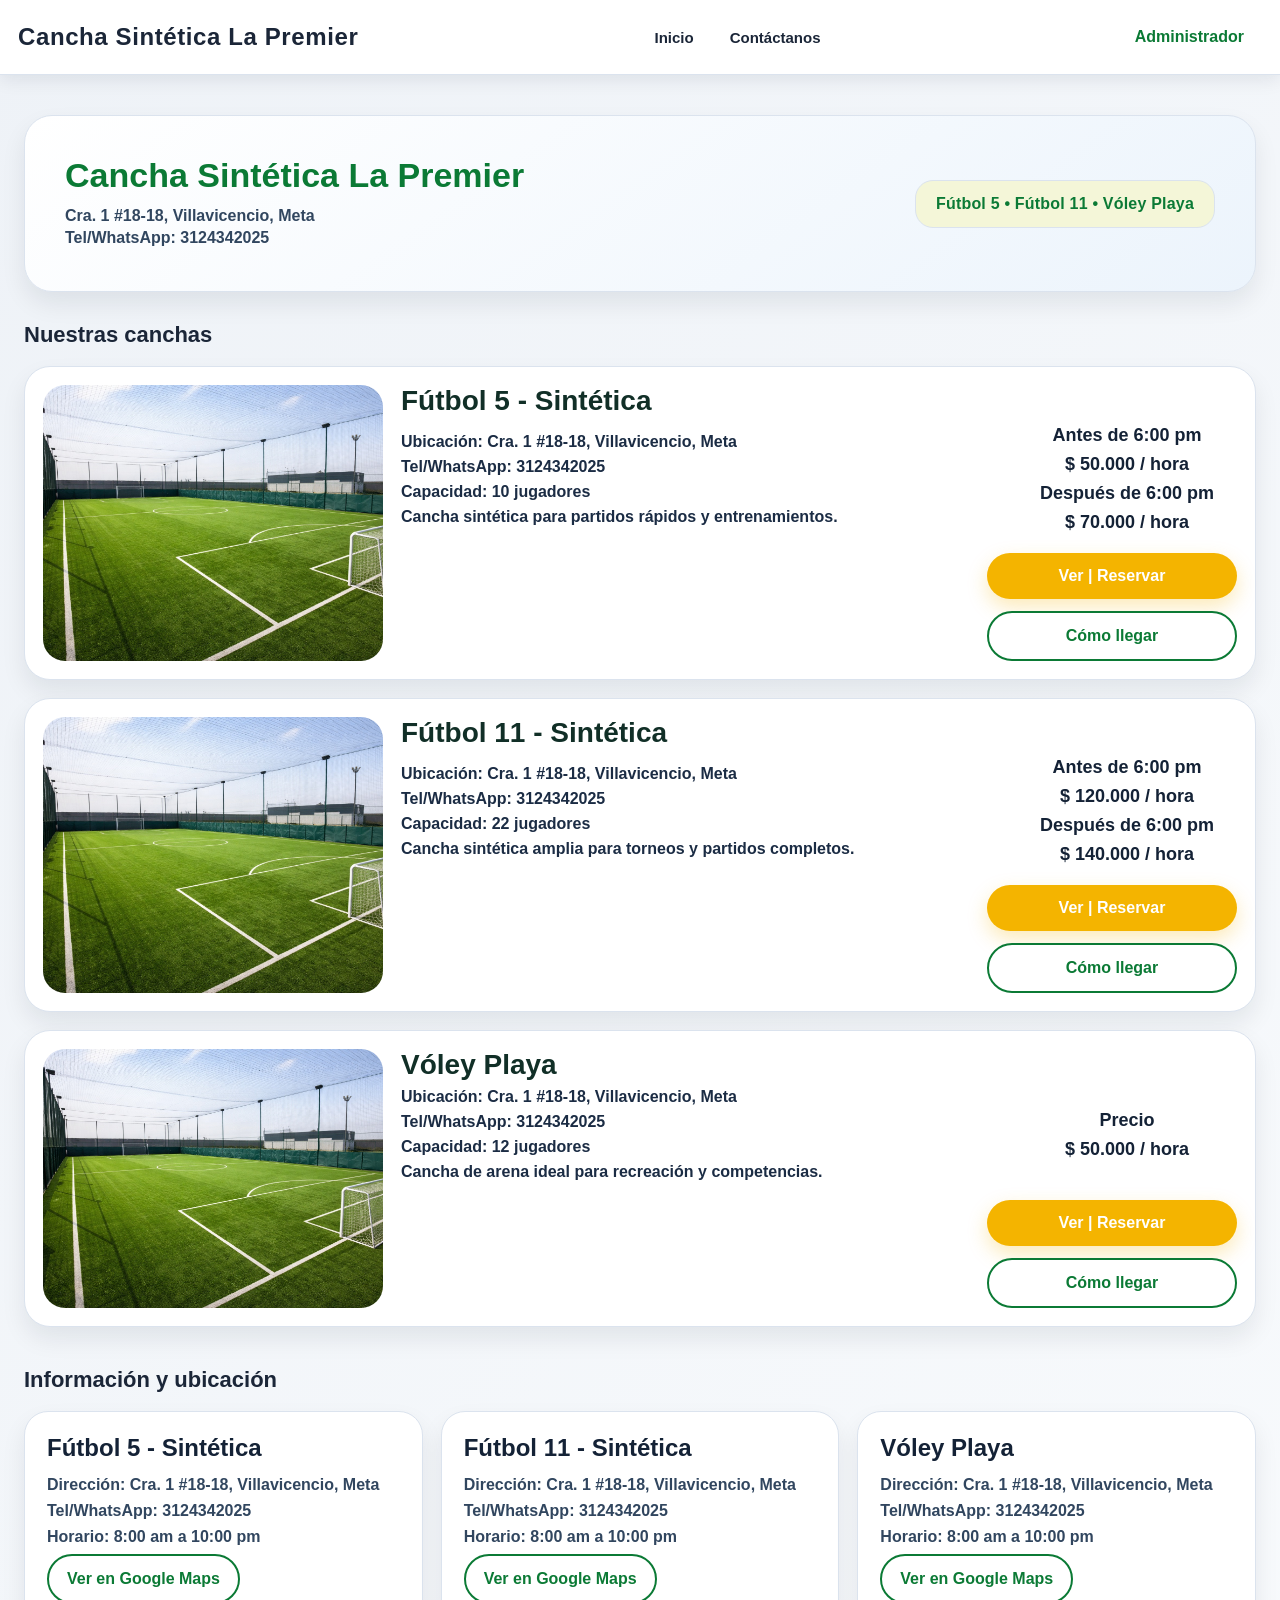
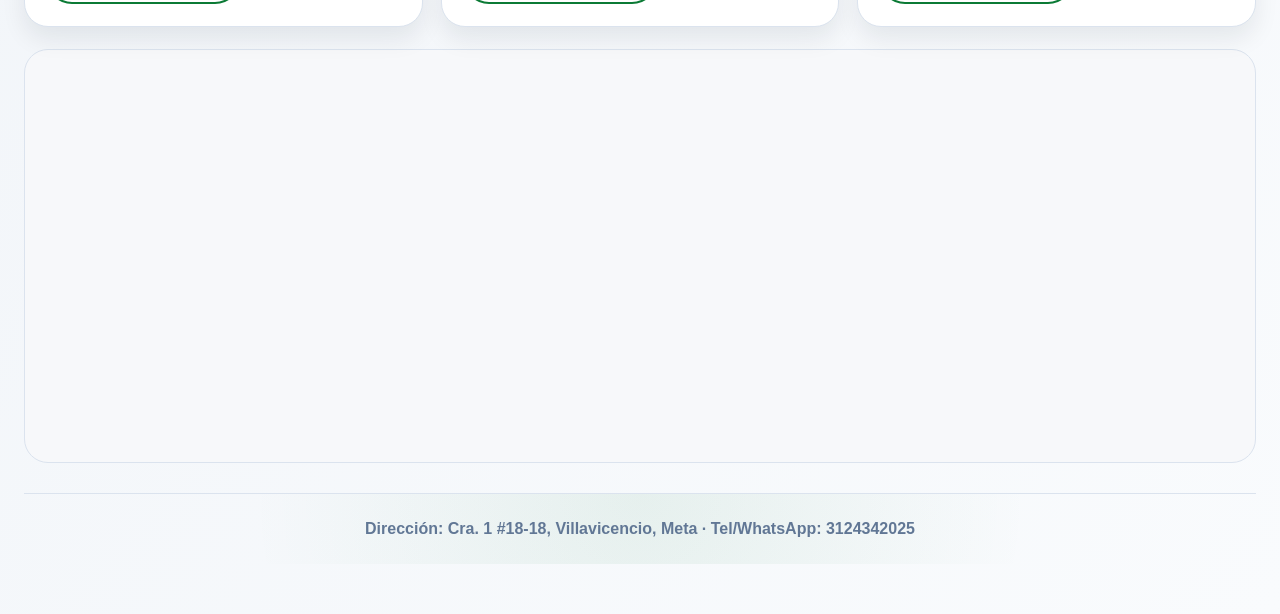
<file: index.html>
<!DOCTYPE html>
<html lang="es">
<head>
  <meta charset="UTF-8" />
  <meta name="viewport" content="width=device-width, initial-scale=1.0" />
  <meta http-equiv="refresh" content="0; url=/canchas_web/index.html" />
  <title>Cancha Sintética La Premier</title>
</head>
<body>
  <p>Redirigiendo a Cancha Sintética La Premier...</p>
  <p>
    <a href="/canchas_web/index.html">Abrir sitio</a>
  </p>
</body>
</html>
</file>
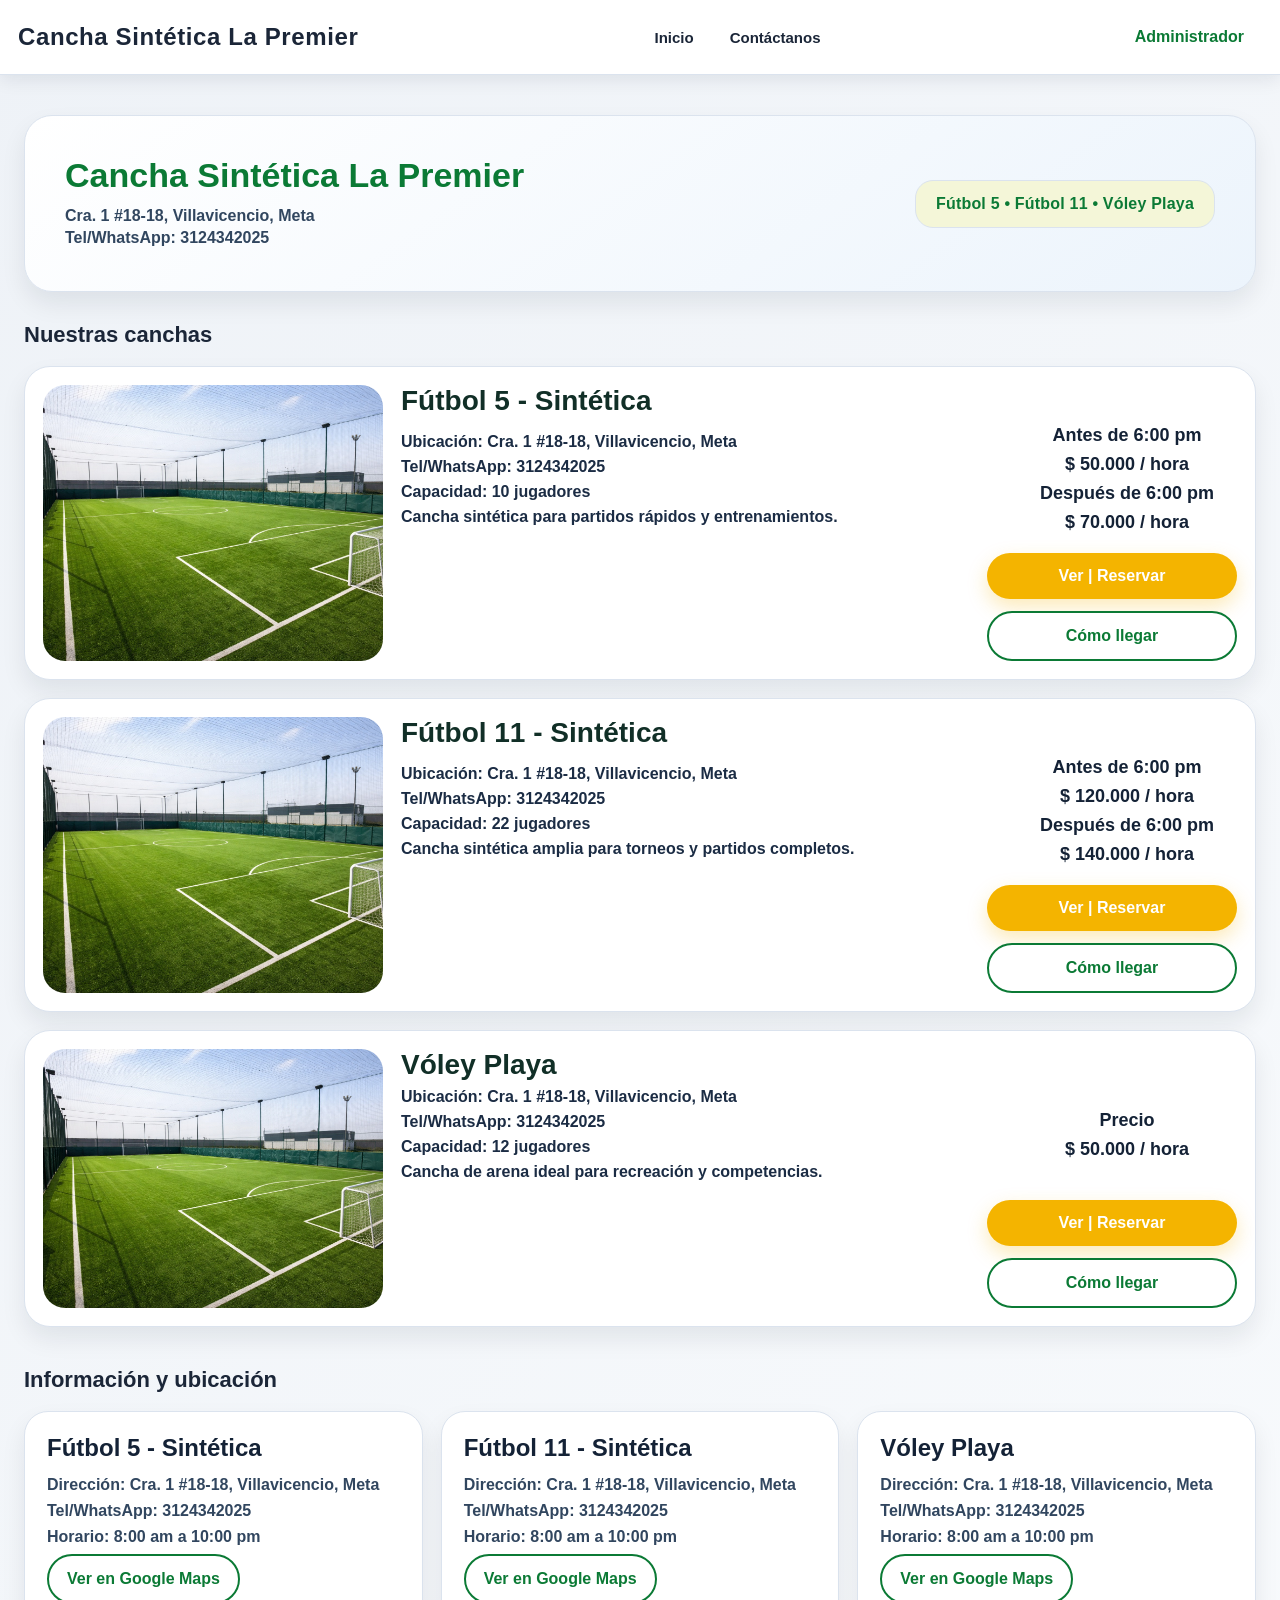
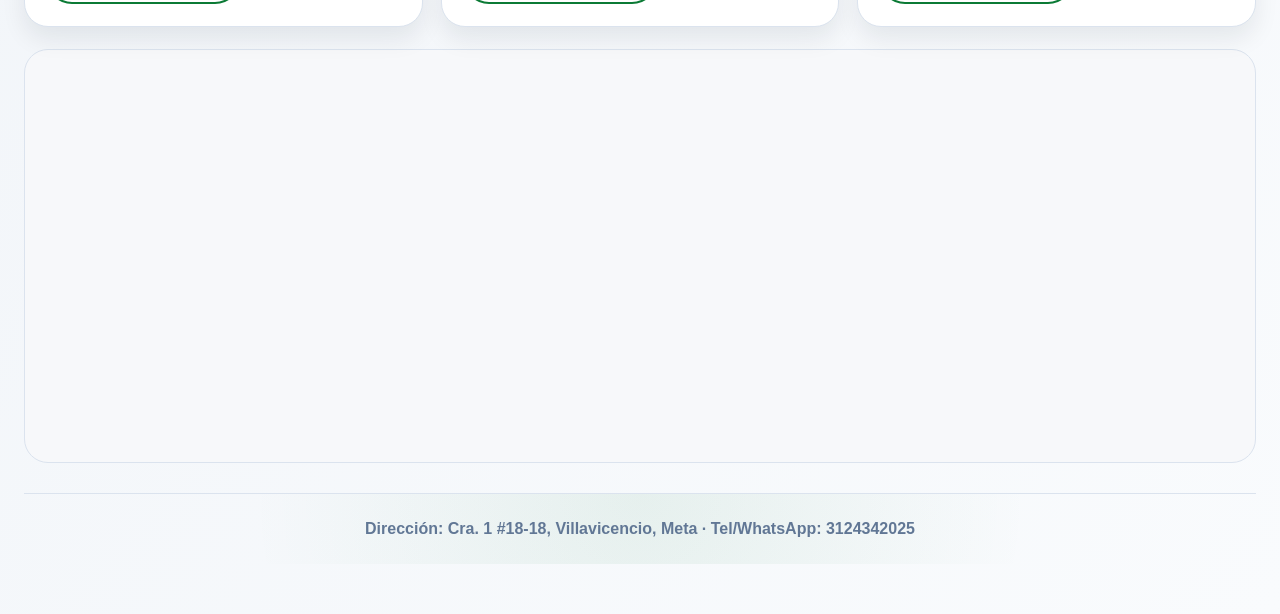
<file: canchas_web/index.html>
<!DOCTYPE html>
<html lang="es">
<head>
  <meta charset="UTF-8" />
  <meta name="viewport" content="width=device-width, initial-scale=1.0" />
  <title>Cancha Sintética La Premier</title>
  <link rel="stylesheet" href="../css/styles.css" />
</head>
<body>
  <header class="navbar">
    <div class="navbar-contenido">
      <div class="logo">Cancha Sintética La Premier</div>

      <nav class="menu" id="menuDesktop">
        <a href="#inicio">Inicio</a>
        <a href="#contacto">Contáctanos</a>
      </nav>

      <button id="btnHamburger" class="hamburger" type="button" aria-label="Abrir menú">☰</button>
      <div class="menu-movil oculto" id="menuMovil">
        <a href="#inicio">Inicio</a>
        <a href="#contacto">Contáctanos</a>
        <a href="/canchas_web/login.html">Administrador</a>
      </div>

      <div class="acciones-usuario">
        <a id="linkLogin" class="btn-nav-secundario" href="/canchas_web/login.html">Administrador</a>
      </div>
    </div>
  </header>

  <main class="contenedor" id="inicio">
    <section class="hero">
      <div class="hero-texto">
        <h1>Cancha Sintética La Premier</h1>
        <p>Cra. 1 #18-18, Villavicencio, Meta</p>
        <p>Tel/WhatsApp: 3124342025</p>
      </div>

      <div class="hero-etiqueta">
        Fútbol 5 • Fútbol 11 • Vóley Playa
      </div>
    </section>

    <section>
      <h2 class="seccion-titulo">Nuestras canchas</h2>

      <div class="grid-canchas" id="canchasGrid">
      </div>
    </section>

    <section class="ubicacion-seccion" id="contacto">
      <h2 class="seccion-titulo">Información y ubicación</h2>

      <div class="ubicacion-grid">
        <article class="ubicacion-card">
          <h3>Fútbol 5 - Sintética</h3>
          <p><strong>Dirección:</strong> Cra. 1 #18-18, Villavicencio, Meta</p>
          <p><strong>Tel/WhatsApp:</strong> 3124342025</p>
          <p><strong>Horario:</strong> 8:00 am a 10:00 pm</p>
          <a
            class="boton-mapa"
            href="https://www.google.com/maps/search/?api=1&query=Cra.+1+%2318-18,+Villavicencio,+Meta"
            target="_blank"
          >
            Ver en Google Maps
          </a>
        </article>

        <article class="ubicacion-card">
          <h3>Fútbol 11 - Sintética</h3>
          <p><strong>Dirección:</strong> Cra. 1 #18-18, Villavicencio, Meta</p>
          <p><strong>Tel/WhatsApp:</strong> 3124342025</p>
          <p><strong>Horario:</strong> 8:00 am a 10:00 pm</p>
          <a
            class="boton-mapa"
            href="https://www.google.com/maps/search/?api=1&query=Cra.+1+%2318-18,+Villavicencio,+Meta"
            target="_blank"
          >
            Ver en Google Maps
          </a>
        </article>

        <article class="ubicacion-card">
          <h3>Vóley Playa</h3>
          <p><strong>Dirección:</strong> Cra. 1 #18-18, Villavicencio, Meta</p>
          <p><strong>Tel/WhatsApp:</strong> 3124342025</p>
          <p><strong>Horario:</strong> 8:00 am a 10:00 pm</p>
          <a
            class="boton-mapa"
            href="https://www.google.com/maps/search/?api=1&query=Cra.+1+%2318-18,+Villavicencio,+Meta"
            target="_blank"
          >
            Ver en Google Maps
          </a>
        </article>
      </div>

      <div class="mapa-contenedor">
        <iframe
          src="https://maps.google.com/maps?q=Cra.%201%20%2318-18,%20Villavicencio,%20Meta&t=&z=16&ie=UTF8&iwloc=&output=embed"
          width="100%"
          height="380"
          style="border:0;"
          allowfullscreen=""
          loading="lazy"
          referrerpolicy="no-referrer-when-downgrade">
        </iframe>
      </div>
    </section>

    <footer class="footer">
      Dirección: Cra. 1 #18-18, Villavicencio, Meta · Tel/WhatsApp: 3124342025
    </footer>
  </main>

  <div id="overlayReserva" class="overlay-reserva oculto">
    <div class="modal-reservas">
      <div class="modal-header">
        <h1>Reservar / Panel</h1>
        <button class="btn-cerrar" onclick="cerrarModalReserva()">✕</button>
      </div>

      <div class="modal-body">
        <div class="reserva-grid">
          <div class="reserva-columna">
            <h2>Elige un horario.</h2>

            <label for="canchaReserva">Cancha</label>
            <select id="canchaReserva">
              <option value="Fútbol 5 - Sintética">Fútbol 5 - Sintética</option>
              <option value="Fútbol 11 - Sintética">Fútbol 11 - Sintética</option>
              <option value="Vóley Playa">Vóley Playa</option>
            </select>

            <label for="fechaReserva">Fecha</label>
            <input type="date" id="fechaReserva" />

            <label for="duracionReserva">Duración</label>
            <select id="duracionReserva">
              <option value="1">1 hora</option>
              <option value="2">2 horas</option>
              <option value="3">3 horas</option>
              <option value="otro">Más de 3 horas...</option>
            </select>

            <div id="campoDuracionExtra" class="campo oculto">
              <label for="otraDuracion">Especifica cuántas horas</label>
              <input type="number" id="otraDuracion" min="4" value="4" />
            </div>

            <label for="reservaNombre">Nombre</label>
            <input type="text" id="reservaNombre" placeholder="Tu nombre" />

            <label for="reservaEmail">Correo electrónico</label>
            <input type="email" id="reservaEmail" placeholder="correo@ejemplo.com" />

            <label for="reservaCelular">Celular</label>
            <input type="tel" id="reservaCelular" placeholder="3121234567" />

            <button
              id="btnConsultarHorarios"
              type="button"
              class="btn-amarillo"
              onclick="mostrarHorariosDisponibles()"
            >
              Consultar horarios
            </button>

            <p id="textoAyudaReserva" class="texto-ayuda">
              Selecciona fecha y consulta.
            </p>

            <div id="contenedorHorarios"></div>
            <div id="mensajeReserva"></div>
          </div>

          <div class="panel-columna oculto" id="panelReservasColumna">
            <h2>Panel</h2>
            <div class="panel-titulo">Mis reservas</div>
            <div id="panelReservas">
              <p><strong>Tus reservas.</strong></p>
              <p>Aún no tienes reservas.</p>
            </div>
          </div>
        </div>
      </div>
    </div>
  </div>

  <script src="./config.js"></script>
  <script src="../js/app.js"></script>
</body>
</html>
</file>
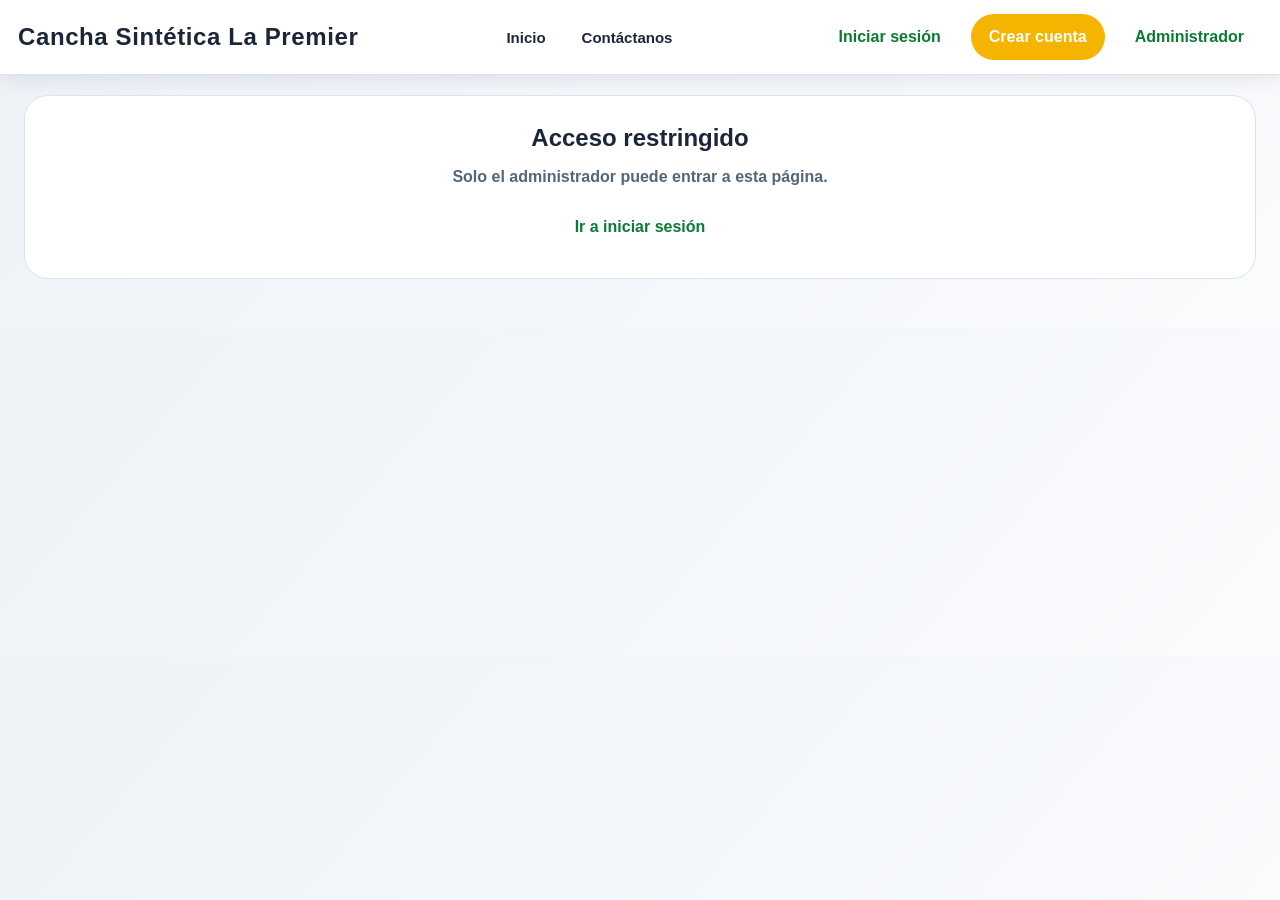
<file: canchas_web/admin.html>
<!DOCTYPE html>
<html lang="es">
<head>
  <meta charset="UTF-8" />
  <meta name="viewport" content="width=device-width, initial-scale=1.0" />
  <title>Administrador - Cancha Sintética La Premier</title>
  <link rel="stylesheet" href="./admin.css" />
</head>
<body>
  <header class="navbar">
    <div class="navbar-contenido">
      <div class="logo">Cancha Sintética La Premier</div>

      <nav class="menu">
        <a href="/canchas_web/index.html">Inicio</a>
        <a href="/canchas_web/index.html#contacto">Contáctanos</a>
      </nav>

      <div class="acciones-usuario">
        <a id="linkLogin" class="btn-nav-secundario" href="/canchas_web/login.html">Iniciar sesión</a>
        <a id="linkRegistro" class="btn-nav-primario" href="/canchas_web/registro.html">Crear cuenta</a>
        <a id="linkAdmin" class="btn-nav-secundario" href="/canchas_web/admin.html">Administrador</a>

        <div id="perfilUsuario" class="perfil-demo oculto">
          <div id="inicialUsuario" class="avatar">U</div>
          <span id="nombreUsuario">Usuario</span>
        </div>

        <button id="btnCerrarSesion" class="btn-nav-cerrar oculto" type="button">
          Cerrar sesión
        </button>
      </div>
    </div>
  </header>

  <main class="contenedor" id="adminPage">
    <section id="accesoDenegado" class="admin-warning oculto">
      <h2>Acceso restringido</h2>
      <p>Solo el administrador puede entrar a esta página.</p>
      <a class="btn-nav-secundario" href="/canchas_web/login.html">Ir a iniciar sesión</a>
    </section>

    <section id="panelAdmin" class="oculto">
      <h1 class="seccion-titulo">Panel de administrador</h1>

      <section class="bloque-admin-canchas">
        <h2>Gestión de canchas</h2>
        <div id="listaCanchasAdmin"></div>
      </section>

      <section class="admin-agregar-cancha">
        <h2 id="tituloFormularioCancha">Agregar cancha</h2>
        <form id="formAgregarCancha">
          <input id="canchaEditandoId" type="hidden" />

          <div class="campo">
            <label for="nuevoTipoCancha">Tipo de cancha</label>
            <select id="nuevoTipoCancha" required>
              <option value="Fútbol 5 - Sintética">Fútbol 5 - Sintética</option>
              <option value="Fútbol 11 - Sintética">Fútbol 11 - Sintética</option>
              <option value="Vóley Playa">Vóley Playa</option>
              <option value="Otro">Otro...</option>
            </select>
          </div>

          <div class="campo oculto" id="campoTipoCanchaOtro">
            <label for="nuevoTipoCanchaOtro">Describe el tipo de cancha</label>
            <input id="nuevoTipoCanchaOtro" type="text" />
          </div>

          <div class="campo">
            <label for="nuevoNombreCancha">Nombre de cancha</label>
            <input id="nuevoNombreCancha" type="text" required />
          </div>

          <div class="campo">
            <label for="nuevaUbicacionCancha">Ubicación</label>
            <input id="nuevaUbicacionCancha" type="text" required />
          </div>

          <div class="campo">
            <label for="nuevaCapacidadCancha">Capacidad</label>
            <input id="nuevaCapacidadCancha" type="number" min="1" required />
          </div>

          <div class="campo">
            <label for="nuevoPrecioAntesCancha">Precio antes 6:00 pm</label>
            <input id="nuevoPrecioAntesCancha" type="number" min="1" required />
          </div>

          <div class="campo">
            <label for="nuevoPrecioDespuesCancha">Precio después 6:00 pm</label>
            <input id="nuevoPrecioDespuesCancha" type="number" min="1" required />
          </div>

          <div class="campo">
            <label for="nuevaImagenCancha">Imagen de la cancha</label>
            <input id="nuevaImagenCancha" type="file" accept="image/*" />
            <small class="texto-ayuda-form">Si no eliges una nueva imagen, se conserva la actual.</small>
          </div>

          <div id="previewImagenCancha" class="preview-imagen-cancha oculto"></div>

          <div class="acciones-form-cancha">
            <button id="btnGuardarCancha" class="btn-form" type="submit">Agregar cancha</button>
            <button id="btnCancelarEdicionCancha" class="btn-form btn-form-secundario oculto" type="button">Cancelar edición</button>
          </div>
        </form>
        <div id="mensajeAgregarCancha" class="mensaje-form"></div>
      </section>

      <section class="admin-listar-canchas">
        <h2>Administrar canchas</h2>
        <div class="tabla-admin-card">
          <table class="tabla-admin">
            <thead>
              <tr>
                <th>ID</th>
                <th>Tipo</th>
                <th>Nombre</th>
                <th>Ubicación</th>
                <th>Capacidad</th>
                <th>Precios</th>
                <th>Acciones</th>
              </tr>
            </thead>
            <tbody id="tablaCanchasAdmin"></tbody>
          </table>
        </div>
      </section>

      <div class="admin-resumen-grid">
        <div class="admin-resumen-card">
          <h3>Total reservas</h3>
          <p id="totalReservasAdmin">0</p>
        </div>

        <div class="admin-resumen-card">
          <h3>Reservadas</h3>
          <p id="totalReservadasAdmin">0</p>
        </div>

        <div class="admin-resumen-card">
          <h3>Confirmadas</h3>
          <p id="totalConfirmadasAdmin">0</p>
        </div>

        <div class="admin-resumen-card">
          <h3>Canceladas</h3>
          <p id="totalCanceladasAdmin">0</p>
        </div>
      </div>

      <div class="admin-herramientas">
        <select id="filtroEstadoAdmin">
          <option value="">Todos los estados</option>
          <option value="Reservada">Reservada</option>
          <option value="Confirmada">Confirmada</option>
          <option value="Cancelada">Cancelada</option>
          <option value="Completada">Completada</option>
        </select>

        <select id="filtroCanchaAdmin">
          <option value="">Todas las canchas</option>
        </select>

        <button id="btnLimpiarReservasAdmin" class="btn-nav-cerrar" type="button">
          Eliminar todas las reservas
        </button>
      </div>

      <div class="tabla-admin-card">
        <table class="tabla-admin">
          <thead>
            <tr>
              <th>Usuario</th>
              <th>Correo</th>
              <th>Cancha</th>
              <th>Fecha</th>
              <th>Horario</th>
              <th>Duración</th>
              <th>Total</th>
              <th>Estado</th>
              <th>Registro</th>
              <th>Acciones</th>
            </tr>
          </thead>
          <tbody id="tablaReservasAdmin"></tbody>
        </table>
      </div>
    </section>
  </main>

  <script src="./config.js"></script>
  <script src="./admin.js"></script>
</body>
</html>
</file>
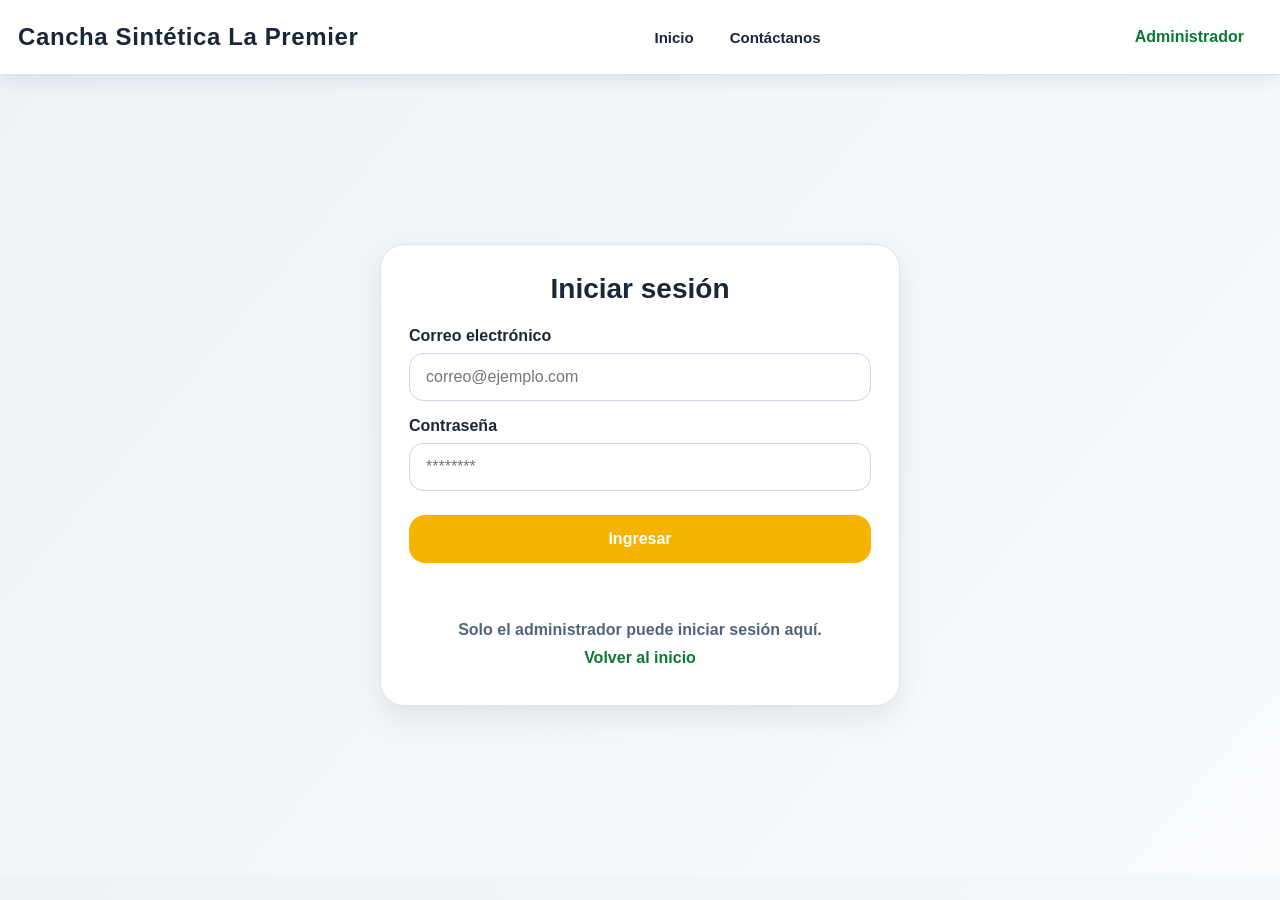
<file: canchas_web/login.html>
<!DOCTYPE html>
<html lang="es">
<head>
  <meta charset="UTF-8" />
  <meta name="viewport" content="width=device-width, initial-scale=1.0" />
  <title>Iniciar sesión - Cancha Sintética La Premier</title>
  <link rel="stylesheet" href="../css/styles.css" />
</head>
<body>
  <header class="navbar">
    <div class="navbar-contenido">
      <div class="logo">Cancha Sintética La Premier</div>

      <nav class="menu">
        <a href="/canchas_web/index.html">Inicio</a>
        <a href="/canchas_web/index.html#contacto">Contáctanos</a>
      </nav>

      <div class="acciones-usuario">
        <a id="linkAdmin" class="btn-nav-secundario" href="/canchas_web/admin.html">Administrador</a>

        <div id="perfilUsuario" class="perfil-demo oculto">
          <div id="inicialUsuario" class="avatar">U</div>
          <span id="nombreUsuario">Usuario</span>
        </div>

        <button id="btnCerrarSesion" class="btn-nav-cerrar oculto" type="button">
          Cerrar sesión
        </button>
      </div>
    </div>
  </header>

  <main class="form-section">
    <div class="form-card">
      <h1>Iniciar sesión</h1>

      <form id="formLogin">
        <div class="campo">
          <label for="loginEmail">Correo electrónico</label>
          <input
            type="email"
            id="loginEmail"
            placeholder="correo@ejemplo.com"
            required
          />
        </div>

        <div class="campo">
          <label for="loginPassword">Contraseña</label>
          <input
            type="password"
            id="loginPassword"
            placeholder="********"
            required
          />
        </div>

        <button class="btn-form" type="submit">Ingresar</button>
      </form>

      <div id="mensajeLogin" class="mensaje-form"></div>

      <div class="form-links">
        <p>Solo el administrador puede iniciar sesión aquí.</p>
        <p><a href="/canchas_web/index.html">Volver al inicio</a></p>
      </div>

    </div>
  </main>

  <script src="./config.js"></script>
  <script src="../js/app.js"></script>
</body>
</html>
</file>
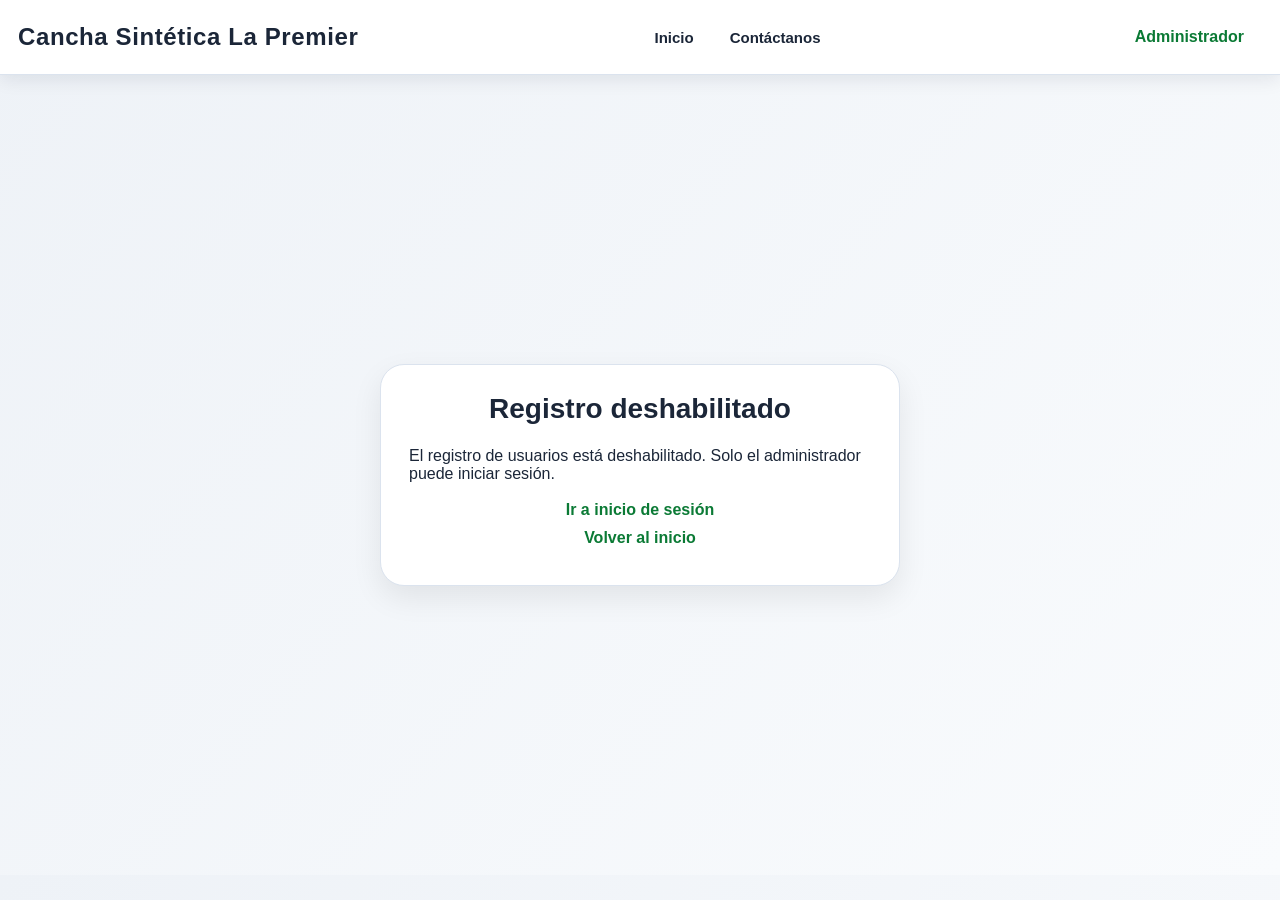
<file: canchas_web/registro.html>
<!DOCTYPE html>
<html lang="es">
<head>
  <meta charset="UTF-8" />
  <meta name="viewport" content="width=device-width, initial-scale=1.0" />
  <title>Crear cuenta - Cancha Sintética La Premier</title>
  <link rel="stylesheet" href="../css/styles.css" />
</head>
<body>
  <header class="navbar">
    <div class="navbar-contenido">
      <div class="logo">Cancha Sintética La Premier</div>

      <nav class="menu">
        <a href="/canchas_web/index.html">Inicio</a>
        <a href="/canchas_web/index.html#contacto">Contáctanos</a>
      </nav>

      <div class="acciones-usuario">
        <a id="linkAdmin" class="btn-nav-secundario" href="/canchas_web/admin.html">Administrador</a>

        <div id="perfilUsuario" class="perfil-demo oculto">
          <div id="inicialUsuario" class="avatar">U</div>
          <span id="nombreUsuario">Usuario</span>
        </div>

        <button id="btnCerrarSesion" class="btn-nav-cerrar oculto" type="button">
          Cerrar sesión
        </button>
      </div>
    </div>
  </header>

  <main class="form-section">
    <div class="form-card">
      <h1>Registro deshabilitado</h1>
      <p>El registro de usuarios está deshabilitado. Solo el administrador puede iniciar sesión.</p>

      <div class="form-links">
        <p><a href="/canchas_web/login.html">Ir a inicio de sesión</a></p>
        <p><a href="/canchas_web/index.html">Volver al inicio</a></p>
      </div>
    </div>
  </main>

  <script src="./config.js"></script>
  <script src="../js/app.js"></script>
</body>
</html>
</file>
<file: css/styles.css>
* {
  box-sizing: border-box;
}

:root {
  --bg: #f6f8fb;
  --surface: #ffffff;
  --surface-2: #f1f5f9;
  --text: #1b2638;
  --muted: #617795;
  --primary: #0b7a35;
  --primary-soft: #daf3de;
  --accent: #f4b400;
  --danger: #d93025;
  --border: #dbe3ee;
  --radius: 20px;
  --shadow: 0 12px 25px rgba(14, 25, 44, 0.08);
}

html {
  scroll-behavior: smooth;
}

body {
  margin: 0;
  font-family: 'Inter', 'Segoe UI', Roboto, Arial, sans-serif;
  background: linear-gradient(130deg, #eef2f7 0%, #f9fbfd 100%);
  color: var(--text);
}

a {
  text-decoration: none;
  color: inherit;
}

.oculto {
  display: none !important;
}

/* NAVBAR */
.navbar {
  background: rgba(255, 255, 255, 0.96);
  border-bottom: 1px solid var(--border);
  position: sticky;
  top: 0;
  z-index: 1000;
  backdrop-filter: blur(7px);
  box-shadow: 0 4px 18px rgba(14, 25, 44, 0.09);
}

.navbar-contenido {
  max-width: 1300px;
  margin: 0 auto;
  padding: 14px 18px;
  display: flex;
  justify-content: space-between;
  align-items: center;
  gap: 16px;
  flex-wrap: wrap;
}

.logo {
  font-size: 24px;
  font-weight: 900;
  color: var(--text);
  letter-spacing: 0.6px;
}

.menu {
  display: flex;
  gap: 20px;
  align-items: center;
  flex-wrap: wrap;
}

.menu a {
  color: var(--text);
  font-weight: 700;
  font-size: 15px;
  padding: 6px 8px;
  border-radius: 12px;
  transition: all 180ms ease-in-out;
}

.menu a:hover {
  background: var(--primary-soft);
  color: var(--primary);
}

.hamburger {
  display: none;
  width: 39px;
  height: 39px;
  border: none;
  border-radius: 10px;
  background: var(--surface);
  font-size: 22px;
  cursor: pointer;
  box-shadow: 0 3px 10px rgba(0, 0, 0, 0.13);
}

.menu-movil {
  position: absolute;
  top: 72px;
  right: 16px;
  width: 220px;
  background: var(--surface);
  border: 1px solid var(--border);
  border-radius: 12px;
  box-shadow: 0 16px 32px rgba(0, 0, 0, 0.17);
  display: flex;
  flex-direction: column;
  gap: 8px;
  padding: 10px;
  z-index: 1100;
}

.menu-movil a {
  color: var(--text);
  padding: 8px 10px;
  border-radius: 10px;
  font-weight: 700;
}

.menu-movil a:hover {
  background: var(--primary-soft);
  color: var(--primary);
}

.acciones-usuario {
  display: flex;
  align-items: center;
  gap: 12px;
  flex-wrap: wrap;
}

.btn-nav-primario,
.btn-nav-secundario {
  border-radius: 999px;
  padding: 10px 16px;
  font-weight: 800;
  font-size: 14px;
  display: inline-flex;
  align-items: center;
  justify-content: center;
  transition: transform 180ms ease, box-shadow 180ms ease;
}

.btn-nav-primario {
  background: var(--accent);
  color: white;
}

.btn-nav-primario:hover {
  transform: translateY(-2px);
  box-shadow: 0 12px 20px rgba(244, 180, 0, 0.2);
}

.btn-nav-secundario {
  background: white;
  color: var(--primary);
  border: 1px solid var(--primary);
}

.btn-nav-secundario:hover {
  transform: translateY(-2px);
  box-shadow: 0 8px 16px rgba(11, 122, 53, 0.2);
}

.btn-nav-cerrar {
  border: none;
  background: #d93025;
  color: white;
  border-radius: 14px;
  padding: 12px 18px;
  font-weight: 800;
  font-size: 15px;
  cursor: pointer;
}

.perfil-demo {
  display: flex;
  align-items: center;
  gap: 12px;
  background: #f7f8fa;
  border: 1px solid #dbe3ee;
  border-radius: 16px;
  padding: 10px 18px;
  font-weight: 700;
}

.avatar {
  width: 28px;
  height: 28px;
  border-radius: 8px;
  background: #d9efe0;
  color: #0b7a35;
  display: flex;
  align-items: center;
  justify-content: center;
  font-weight: 800;
}

/* INDEX */
.contenedor {
  max-width: 1300px;
  margin: 0 auto;
  padding: 20px 24px 50px;
}

h2,
h3,
h4 {
  color: var(--text);
}

.hero {
  background: linear-gradient(145deg, #ffffff 0%, #ecf4fc 100%);
  border: 1px solid var(--border);
  border-radius: 28px;
  padding: 40px;
  margin-top: 20px;
  margin-bottom: 30px;
  display: flex;
  justify-content: space-between;
  align-items: center;
  gap: 20px;
  flex-wrap: wrap;
  box-shadow: var(--shadow);
}

.hero h1 {
  margin: 0 0 12px 0;
  font-size: 34px;
  font-weight: 900;
  color: var(--primary);
}

.hero p {
  margin: 4px 0;
  font-size: 16px;
  font-weight: 700;
  color: var(--muted);
}

.hero-etiqueta {
  background: var(--primary-soft);
  color: var(--primary);
  border: 1px solid rgba(11, 122, 53, 0.16);
  border-radius: 18px;
  padding: 16px 22px;
  font-weight: 800;
  font-size: 17px;
  text-align: center;
  letter-spacing: 0.2px;
}

.hero p {
  margin: 4px 0;
  font-size: 16px;
  font-weight: 700;
  color: #31465f;
}

.hero-etiqueta {
  background: #f4f6d8;
  color: #0b7a35;
  border: 1px solid #dbe3ee;
  border-radius: 18px;
  padding: 14px 20px;
  font-weight: 800;
  font-size: 16px;
  text-align: center;
}

.seccion-titulo {
  font-size: 22px;
  font-weight: 800;
  margin: 22px 0 18px 0;
}

.grid-canchas {
  display: grid;
  grid-template-columns: 1fr;
  gap: 18px;
}

.cancha-card {
  background: var(--surface);
  border: 1px solid var(--border);
  border-radius: 26px;
  padding: 18px;
  display: grid;
  grid-template-columns: 340px 1fr;
  gap: 18px;
  align-items: stretch;
  box-shadow: var(--shadow);
  transition: transform 180ms ease, box-shadow 180ms ease;
}

.cancha-card:hover {
  transform: translateY(-3px);
  box-shadow: 0 18px 30px rgba(11, 122, 53, 0.15);
}

.cancha-imagen {
  background: linear-gradient(135deg, #e6ecf4, #d0dcf0);
  border-radius: 22px;
  min-height: 220px;
  width: 100%;
  display: flex;
  align-items: center;
  justify-content: center;
  color: #344a66;
  font-weight: 800;
  text-align: center;
  padding: 20px;
}

.cancha-info {
  display: flex;
  flex-direction: column;
  justify-content: space-between;
  gap: 12px;
}

.cancha-info h3 {
  margin: 0;
  font-size: 28px;
  font-weight: 900;
  color: #112f27;
}

.cancha-meta {
  display: grid;
  grid-template-columns: 1fr 220px;
  gap: 16px;
  align-items: end;
}

.cancha-texto p {
  margin: 7px 0;
  font-size: 16px;
  color: #1b2c44;
  font-weight: 700;
}

.precios p {
  margin: 8px 0;
  font-size: 18px;
  font-weight: 800;
  color: #142236;
  text-align: center;
}

.cancha-meta {
  display: grid;
  grid-template-columns: 1fr 220px;
  gap: 16px;
  align-items: center;
}

.botones-cancha {
  display: flex;
  flex-direction: column;
  gap: 12px;
  align-items: stretch;
  width: 250px;
  margin-left: auto;
}

.boton-amarillo,
.boton-verde,
.boton-mapa,
.btn-amarillo,
.btn-horario,
.btn-cancelar,
.btn-form,
.btn-nav-primario,
.btn-nav-secundario {
  border: none;
  border-radius: 999px;
  padding: 14px 18px;
  font-size: 16px;
  font-weight: 800;
  cursor: pointer;
  text-align: center;
  display: inline-block;
  transition: transform 180ms ease, box-shadow 180ms ease, filter 180ms ease;
}

.boton-amarillo,
.btn-amarillo {
  background: var(--accent);
  color: white;
  box-shadow: 0 8px 20px rgba(244, 180, 0, 0.28);
}

.boton-verde,
.boton-mapa {
  background: var(--surface);
  color: var(--primary);
  border: 2px solid var(--primary);
}

.boton-amarillo:hover,
.btn-amarillo:hover,
.boton-verde:hover,
.boton-mapa:hover,
.btn-horario:hover,
.btn-cancelar:hover,
.btn-nav-primario:hover,
.btn-nav-secundario:hover,
.btn-form:hover {
  transform: translateY(-1px);
  filter: brightness(1.03);
}

.ubicacion-seccion {
  margin-top: 40px;
}

.ubicacion-grid {
  display: grid;
  grid-template-columns: repeat(auto-fit, minmax(280px, 1fr));
  gap: 18px;
  margin-top: 18px;
  margin-bottom: 22px;
}

.ubicacion-card {
  background: var(--surface);
  border: 1px solid var(--border);
  border-radius: 24px;
  padding: 22px;
  box-shadow: var(--shadow);
  transition: transform 180ms ease, box-shadow 180ms ease;
}

.ubicacion-card:hover {
  transform: translateY(-2px);
  box-shadow: 0 16px 30px rgba(14, 25, 44, 0.09);
}

.ubicacion-card h3 {
  margin-top: 0;
  margin-bottom: 14px;
  font-size: 24px;
  font-weight: 800;
  color: #142236;
}

.ubicacion-card p {
  margin: 8px 0;
  font-size: 16px;
  color: #31465f;
  font-weight: 700;
}

.mapa-contenedor {
  background: #f7f8fa;
  border: 1px solid #dbe3ee;
  border-radius: 24px;
  padding: 14px;
  overflow: hidden;
}

.footer {
  margin-top: 30px;
  padding: 26px;
  text-align: center;
  color: var(--muted);
  font-weight: 700;
  border-top: 1px solid var(--border);
  background: radial-gradient(circle at top, rgba(11,122,53,0.07) 0%, transparent 63%);
}

/* MODAL RESERVA */
.overlay-reserva {
  position: fixed;
  inset: 0;
  background: rgba(0, 0, 0, 0.45);
  display: flex;
  align-items: center;
  justify-content: center;
  padding: 20px;
  z-index: 9999;
}

.modal-reservas {
  width: 100%;
  max-width: 1200px;
  max-height: 92vh;
  overflow-y: auto;
  background: #f9fafb;
  border-radius: 24px;
  border: 1px solid #dbe3ee;
  box-shadow: 0 20px 40px rgba(0, 0, 0, 0.15);
}

.modal-header {
  display: flex;
  justify-content: space-between;
  align-items: center;
  padding: 18px 22px;
  background: #f3f4f6;
  border-bottom: 1px solid #dbe3ee;
}

.modal-header h1 {
  margin: 0;
  font-size: 20px;
  color: #0b7a35;
  font-weight: 800;
}

.btn-cerrar {
  width: 44px;
  height: 44px;
  border-radius: 14px;
  border: 1px solid #d1d9e6;
  background: white;
  font-size: 22px;
  cursor: pointer;
}

.modal-body {
  padding: 20px;
}

.reserva-grid {
  display: grid;
  grid-template-columns: 1fr;
  gap: 18px;
}

.reserva-columna,
.panel-columna {
  background: #f9fafb;
  border: 1px solid #d1d9e6;
  border-radius: 22px;
  padding: 18px;
}

.reserva-columna h2,
.panel-columna h2 {
  margin-top: 0;
  font-size: 18px;
  margin-bottom: 14px;
}

.reserva-columna label {
  display: block;
  margin-bottom: 8px;
  margin-top: 14px;
  font-weight: 700;
}

.reserva-columna select,
.reserva-columna input {
  width: 100%;
  padding: 16px;
  border-radius: 18px;
  border: 1px solid #d1d9e6;
  font-size: 16px;
  background: white;
}

.btn-amarillo {
  width: 100%;
  margin-top: 14px;
  padding: 16px;
  border-radius: 999px;
  background: #f4b400;
  color: white;
  font-size: 16px;
  font-weight: 700;
  border: none;
  cursor: pointer;
}

.texto-ayuda {
  margin-top: 14px;
  color: #58677c;
  font-weight: 700;
}

#contenedorHorarios {
  display: grid;
  grid-template-columns: repeat(auto-fit, minmax(220px, 1fr));
  gap: 16px;
  margin-top: 18px;
}

.tarjeta-horario {
  background: white;
  border: 1px solid #d1d9e6;
  border-radius: 20px;
  padding: 16px;
}

.tarjeta-horario h3 {
  margin-top: 0;
  margin-bottom: 10px;
  font-size: 18px;
}

.tarjeta-horario p {
  color: #556579;
  font-weight: 700;
  line-height: 1.5;
  margin-bottom: 14px;
}

.tarjeta-horario.ocupada {
  background: #fff8e6;
  border-color: #f4b400;
}

.btn-horario {
  width: 100%;
  padding: 14px;
  border-radius: 16px;
  background: #188038;
  color: white;
  font-size: 16px;
  border: none;
  cursor: pointer;
  font-weight: 700;
}

.btn-horario:disabled {
  background: #c9a227;
  cursor: not-allowed;
}

.panel-titulo {
  background: white;
  border: 2px solid #cfd8ff;
  border-radius: 20px;
  padding: 14px;
  text-align: center;
  font-weight: 800;
  font-size: 18px;
  margin-bottom: 16px;
}

.reserva-item {
  background: white;
  border: 1px solid #d1d9e6;
  border-radius: 18px;
  padding: 14px;
  margin-bottom: 12px;
}

.reserva-item h4 {
  margin: 0 0 10px 0;
}

.reserva-item p {
  margin: 6px 0;
}

.btn-cancelar {
  margin-top: 10px;
  padding: 12px 16px;
  border-radius: 14px;
  background: #d93025;
  color: white;
  border: none;
  cursor: pointer;
  font-weight: 700;
}

.reserva-exitosa {
  background: white;
  border: 2px solid #166534;
  border-radius: 18px;
  padding: 16px;
  margin-bottom: 14px;
  box-shadow: 0 4px 12px rgba(22, 101, 52, 0.1);
}

.reserva-header {
  display: flex;
  align-items: center;
  gap: 10px;
  margin-bottom: 14px;
  padding-bottom: 12px;
  border-bottom: 2px solid #daf3de;
}

.estado-icon {
  background: #188038;
  color: white;
  width: 28px;
  height: 28px;
  border-radius: 50%;
  display: flex;
  align-items: center;
  justify-content: center;
  font-weight: 700;
  font-size: 16px;
}

.estado-texto {
  font-weight: 700;
  font-size: 16px;
  color: #166534;
}

.reserva-detalles {
  margin-bottom: 14px;
  background: #f5f9f7;
  border-radius: 12px;
  padding: 12px;
}

.detalle-item {
  display: flex;
  justify-content: space-between;
  gap: 12px;
  margin-bottom: 8px;
  font-size: 14px;
}

.detalle-item:last-child {
  margin-bottom: 0;
}

.detalle-label {
  font-weight: 600;
  color: #166534;
  min-width: 100px;
}

.reserva-footer {
  background: #eaf8ee;
  border: 1px solid #188038;
  border-radius: 12px;
  padding: 12px;
  text-align: center;
}

.contacto-info {
  margin: 0;
  font-size: 13px;
  color: #166534;
  line-height: 1.5;
}

.contacto-info strong {
  color: #166534;
  font-size: 14px;
}

.reserva-vacia {
  background: white;
  border: 1px solid #d1d9e6;
  border-radius: 18px;
  padding: 20px;
  text-align: center;
  color: #617795;
}

.mensaje-ok,
.mensaje-error {
  margin-top: 16px;
  border-radius: 16px;
  padding: 14px;
  font-weight: 700;
}

.mensaje-ok {
  background: #eaf8ee;
  border: 1px solid #188038;
  color: #166534;
}

.mensaje-error {
  background: #fff0f0;
  border: 1px solid #d93025;
  color: #b42318;
}

.mensaje-ok small,
.mensaje-error small {
  display: block;
  margin-top: 6px;
  font-weight: 600;
}

.link-interno {
  color: #0b7a35;
  font-weight: 800;
  text-decoration: underline;
}

/* FORMULARIOS */
.form-section {
  min-height: calc(100vh - 100px);
  display: flex;
  align-items: center;
  justify-content: center;
  padding: 30px 20px;
}

.form-card {
  width: 100%;
  max-width: 520px;
  background: white;
  border: 1px solid #dbe3ee;
  border-radius: 24px;
  padding: 28px;
  box-shadow: 0 12px 30px rgba(0, 0, 0, 0.08);
}

.form-card h1 {
  margin-top: 0;
  margin-bottom: 22px;
  text-align: center;
  font-size: 28px;
  font-weight: 800;
}

.campo {
  margin-bottom: 16px;
}

.campo label {
  display: block;
  margin-bottom: 8px;
  font-weight: 700;
}

.campo input,
.reserva-columna input,
.reserva-columna select,
.admin-herramientas select,
.form-card input,
.form-card select {
  width: 100%;
  padding: 14px 16px;
  border-radius: 14px;
  border: 1px solid #cdd7e7;
  font-size: 16px;
  transition: border-color 150ms ease, box-shadow 150ms ease;
}

.campo input:focus,
.reserva-columna input:focus,
.reserva-columna select:focus,
.admin-herramientas select:focus,
.form-card input:focus,
.form-card select:focus {
  outline: none;
  border-color: var(--primary);
  box-shadow: 0 0 0 4px rgba(11, 122, 53, 0.12);
}

.btn-form {
  width: 100%;
  padding: 15px;
  border: none;
  border-radius: 16px;
  background: #f4b400;
  color: white;
  font-size: 16px;
  font-weight: 800;
  cursor: pointer;
  margin-top: 8px;
}

.mensaje-form {
  min-height: 24px;
  margin-top: 16px;
  text-align: center;
  font-weight: 700;
}

.form-links {
  margin-top: 18px;
  text-align: center;
}

.form-links p {
  margin: 10px 0;
  color: #556579;
  font-weight: 700;
}

.form-links a {
  color: #0b7a35;
  font-weight: 800;
}

.ayuda-demo {
  margin-top: 18px;
  background: #f7f8fa;
  border: 1px solid #dbe3ee;
  border-radius: 18px;
  padding: 16px;
}

.ayuda-demo p {
  margin: 6px 0;
  font-weight: 700;
  color: #31465f;
}

/* RESPONSIVE */
@media (max-width: 980px) {
  .cancha-card {
    grid-template-columns: 1fr;
  }

  .cancha-meta {
    grid-template-columns: 1fr;
  }

  .precios p {
    text-align: left;
  }

  .botones-cancha {
    width: 100%;
    margin-left: 0;
  }

  .reserva-grid {
    grid-template-columns: 1fr;
  }

  .menu {
    display: none;
  }

  .hamburger {
    display: inline-flex;
  }

  .acciones-usuario {
    align-items: center;
  }
}

@media (max-width: 700px) {
  .navbar-contenido,
  .contenedor {
    padding-left: 16px;
    padding-right: 16px;
  }

  .hero {
    padding: 20px;
  }

  .hero h1 {
    font-size: 24px;
  }

  .cancha-info h3 {
    font-size: 24px;
  }

  .form-card {
    padding: 22px;
  }
}

.admin-warning {
  background: white;
  border: 1px solid #dbe3ee;
  border-radius: 24px;
  padding: 28px;
  text-align: center;
}

.admin-warning h2 {
  margin-top: 0;
  margin-bottom: 10px;
}

.admin-warning p {
  margin-bottom: 18px;
  font-weight: 700;
  color: #556579;
}

.admin-resumen-grid {
  display: grid;
  grid-template-columns: repeat(auto-fit, minmax(220px, 1fr));
  gap: 18px;
  margin-bottom: 22px;
}

.admin-resumen-card {
  background: white;
  border: 1px solid #dbe3ee;
  border-radius: 22px;
  padding: 22px;
}

.admin-resumen-card h3 {
  margin: 0 0 10px 0;
  font-size: 18px;
}

.admin-resumen-card p {
  margin: 0;
  font-size: 32px;
  font-weight: 800;
  color: #0b7a35;
}

.admin-herramientas {
  display: flex;
  gap: 14px;
  flex-wrap: wrap;
  align-items: center;
  margin-bottom: 18px;
}

.admin-herramientas select {
  min-width: 220px;
  padding: 14px 16px;
  border-radius: 16px;
  border: 1px solid #d1d9e6;
  background: white;
  font-size: 15px;
}

.tabla-admin-card {
  background: white;
  border: 1px solid #dbe3ee;
  border-radius: 24px;
  padding: 18px;
  overflow-x: auto;
}

.tabla-admin {
  width: 100%;
  border-collapse: collapse;
  min-width: 1100px;
}

.tabla-admin thead {
  background: #f7f8fa;
}

.tabla-admin th,
.tabla-admin td {
  border-bottom: 1px solid #e7edf5;
  padding: 12px;
  text-align: left;
  font-size: 14px;
}

.select-estado-admin {
  padding: 10px 12px;
  border-radius: 12px;
  border: 1px solid #d1d9e6;
  background: white;
  font-size: 14px;
}

.btn-tabla-admin {
  border: none;
  border-radius: 12px;
  padding: 10px 12px;
  font-weight: 800;
  cursor: pointer;
}

.btn-eliminar-admin {
  background: #d93025;
  color: white;
}

@media (max-width: 700px) {
  .admin-herramientas {
    flex-direction: column;
    align-items: stretch;
  }

  .admin-herramientas select,
  .admin-herramientas button {
    width: 100%;
  }
}
</file>
<file: canchas_web/admin.css>
* {
  box-sizing: border-box;
}

:root {
  --bg: #f6f8fb;
  --surface: #ffffff;
  --surface-2: #f1f5f9;
  --text: #1b2638;
  --muted: #617795;
  --primary: #0b7a35;
  --primary-soft: #daf3de;
  --accent: #f4b400;
  --danger: #d93025;
  --border: #dbe3ee;
  --radius: 20px;
  --shadow: 0 12px 25px rgba(14, 25, 44, 0.08);
}

html {
  scroll-behavior: smooth;
}

body {
  margin: 0;
  font-family: 'Inter', 'Segoe UI', Roboto, Arial, sans-serif;
  background: linear-gradient(130deg, #eef2f7 0%, #f9fbfd 100%);
  color: var(--text);
}

a {
  text-decoration: none;
  color: inherit;
}

.oculto {
  display: none !important;
}

/* NAVBAR */
.navbar {
  background: rgba(255, 255, 255, 0.96);
  border-bottom: 1px solid var(--border);
  position: sticky;
  top: 0;
  z-index: 1000;
  backdrop-filter: blur(7px);
  box-shadow: 0 4px 18px rgba(14, 25, 44, 0.09);
}

.navbar-contenido {
  max-width: 1300px;
  margin: 0 auto;
  padding: 14px 18px;
  display: flex;
  justify-content: space-between;
  align-items: center;
  gap: 16px;
  flex-wrap: wrap;
}

.logo {
  font-size: 24px;
  font-weight: 900;
  color: var(--text);
  letter-spacing: 0.6px;
}

.menu {
  display: flex;
  gap: 20px;
  align-items: center;
  flex-wrap: wrap;
}

.menu a {
  color: var(--text);
  font-weight: 700;
  font-size: 15px;
  padding: 6px 8px;
  border-radius: 12px;
  transition: all 180ms ease-in-out;
}

.menu a:hover {
  background: var(--primary-soft);
  color: var(--primary);
}

.hamburger {
  display: none;
  width: 39px;
  height: 39px;
  border: none;
  border-radius: 10px;
  background: var(--surface);
  font-size: 22px;
  cursor: pointer;
  box-shadow: 0 3px 10px rgba(0, 0, 0, 0.13);
}

.menu-movil {
  position: absolute;
  top: 72px;
  right: 16px;
  width: 220px;
  background: var(--surface);
  border: 1px solid var(--border);
  border-radius: 12px;
  box-shadow: 0 16px 32px rgba(0, 0, 0, 0.17);
  display: flex;
  flex-direction: column;
  gap: 8px;
  padding: 10px;
  z-index: 1100;
}

.menu-movil a {
  color: var(--text);
  padding: 8px 10px;
  border-radius: 10px;
  font-weight: 700;
}

.menu-movil a:hover {
  background: var(--primary-soft);
  color: var(--primary);
}

.acciones-usuario {
  display: flex;
  align-items: center;
  gap: 12px;
  flex-wrap: wrap;
}

.btn-nav-primario,
.btn-nav-secundario {
  border-radius: 999px;
  padding: 10px 16px;
  font-weight: 800;
  font-size: 14px;
  display: inline-flex;
  align-items: center;
  justify-content: center;
  transition: transform 180ms ease, box-shadow 180ms ease;
}

.btn-nav-primario {
  background: var(--accent);
  color: white;
}

.btn-nav-primario:hover {
  transform: translateY(-2px);
  box-shadow: 0 12px 20px rgba(244, 180, 0, 0.2);
}

.btn-nav-secundario {
  background: white;
  color: var(--primary);
  border: 1px solid var(--primary);
}

.btn-nav-secundario:hover {
  transform: translateY(-2px);
  box-shadow: 0 8px 16px rgba(11, 122, 53, 0.2);
}

.btn-nav-cerrar {
  border: none;
  background: #d93025;
  color: white;
  border-radius: 14px;
  padding: 12px 18px;
  font-weight: 800;
  font-size: 15px;
  cursor: pointer;
}

.perfil-demo {
  display: flex;
  align-items: center;
  gap: 12px;
  background: #f7f8fa;
  border: 1px solid #dbe3ee;
  border-radius: 16px;
  padding: 10px 18px;
  font-weight: 700;
}

.avatar {
  width: 28px;
  height: 28px;
  border-radius: 8px;
  background: #d9efe0;
  color: #0b7a35;
  display: flex;
  align-items: center;
  justify-content: center;
  font-weight: 800;
}

/* INDEX */
.contenedor {
  max-width: 1300px;
  margin: 0 auto;
  padding: 20px 24px 50px;
}

h2,
h3,
h4 {
  color: var(--text);
}

.hero {
  background: linear-gradient(145deg, #ffffff 0%, #ecf4fc 100%);
  border: 1px solid var(--border);
  border-radius: 28px;
  padding: 40px;
  margin-top: 20px;
  margin-bottom: 30px;
  display: flex;
  justify-content: space-between;
  align-items: center;
  gap: 20px;
  flex-wrap: wrap;
  box-shadow: var(--shadow);
}

.hero h1 {
  margin: 0 0 12px 0;
  font-size: 34px;
  font-weight: 900;
  color: var(--primary);
}

.hero p {
  margin: 4px 0;
  font-size: 16px;
  font-weight: 700;
  color: var(--muted);
}

.hero-etiqueta {
  background: var(--primary-soft);
  color: var(--primary);
  border: 1px solid rgba(11, 122, 53, 0.16);
  border-radius: 18px;
  padding: 16px 22px;
  font-weight: 800;
  font-size: 17px;
  text-align: center;
  letter-spacing: 0.2px;
}

.hero p {
  margin: 4px 0;
  font-size: 16px;
  font-weight: 700;
  color: #31465f;
}

.hero-etiqueta {
  background: #f4f6d8;
  color: #0b7a35;
  border: 1px solid #dbe3ee;
  border-radius: 18px;
  padding: 14px 20px;
  font-weight: 800;
  font-size: 16px;
  text-align: center;
}

.seccion-titulo {
  font-size: 22px;
  font-weight: 800;
  margin: 22px 0 18px 0;
}

.grid-canchas {
  display: grid;
  grid-template-columns: 1fr;
  gap: 18px;
}

.cancha-card {
  background: var(--surface);
  border: 1px solid var(--border);
  border-radius: 26px;
  padding: 18px;
  display: grid;
  grid-template-columns: 340px 1fr;
  gap: 18px;
  align-items: stretch;
  box-shadow: var(--shadow);
  transition: transform 180ms ease, box-shadow 180ms ease;
}

.cancha-card:hover {
  transform: translateY(-3px);
  box-shadow: 0 18px 30px rgba(11, 122, 53, 0.15);
}

.cancha-imagen {
  background: linear-gradient(135deg, #e6ecf4, #d0dcf0);
  border-radius: 22px;
  min-height: 220px;
  width: 100%;
  display: flex;
  align-items: center;
  justify-content: center;
  color: #344a66;
  font-weight: 800;
  text-align: center;
  padding: 20px;
}

.cancha-info {
  display: flex;
  flex-direction: column;
  justify-content: space-between;
  gap: 12px;
}

.cancha-info h3 {
  margin: 0;
  font-size: 28px;
  font-weight: 900;
  color: #112f27;
}

.cancha-meta {
  display: grid;
  grid-template-columns: 1fr 220px;
  gap: 16px;
  align-items: end;
}

.cancha-texto p {
  margin: 7px 0;
  font-size: 16px;
  color: #1b2c44;
  font-weight: 700;
}

.precios p {
  margin: 8px 0;
  font-size: 18px;
  font-weight: 800;
  color: #142236;
  text-align: center;
}

.cancha-meta {
  display: grid;
  grid-template-columns: 1fr 220px;
  gap: 16px;
  align-items: center;
}

.botones-cancha {
  display: flex;
  flex-direction: column;
  gap: 12px;
  align-items: stretch;
  width: 250px;
  margin-left: auto;
}

.boton-amarillo,
.boton-verde,
.boton-mapa,
.btn-amarillo,
.btn-horario,
.btn-cancelar,
.btn-form,
.btn-nav-primario,
.btn-nav-secundario {
  border: none;
  border-radius: 999px;
  padding: 14px 18px;
  font-size: 16px;
  font-weight: 800;
  cursor: pointer;
  text-align: center;
  display: inline-block;
  transition: transform 180ms ease, box-shadow 180ms ease, filter 180ms ease;
}

.boton-amarillo,
.btn-amarillo {
  background: var(--accent);
  color: white;
  box-shadow: 0 8px 20px rgba(244, 180, 0, 0.28);
}

.boton-verde,
.boton-mapa {
  background: var(--surface);
  color: var(--primary);
  border: 2px solid var(--primary);
}

.boton-amarillo:hover,
.btn-amarillo:hover,
.boton-verde:hover,
.boton-mapa:hover,
.btn-horario:hover,
.btn-cancelar:hover,
.btn-nav-primario:hover,
.btn-nav-secundario:hover,
.btn-form:hover {
  transform: translateY(-1px);
  filter: brightness(1.03);
}

.ubicacion-seccion {
  margin-top: 40px;
}

.ubicacion-grid {
  display: grid;
  grid-template-columns: repeat(auto-fit, minmax(280px, 1fr));
  gap: 18px;
  margin-top: 18px;
  margin-bottom: 22px;
}

.ubicacion-card {
  background: var(--surface);
  border: 1px solid var(--border);
  border-radius: 24px;
  padding: 22px;
  box-shadow: var(--shadow);
  transition: transform 180ms ease, box-shadow 180ms ease;
}

.ubicacion-card:hover {
  transform: translateY(-2px);
  box-shadow: 0 16px 30px rgba(14, 25, 44, 0.09);
}

.ubicacion-card h3 {
  margin-top: 0;
  margin-bottom: 14px;
  font-size: 24px;
  font-weight: 800;
  color: #142236;
}

.ubicacion-card p {
  margin: 8px 0;
  font-size: 16px;
  color: #31465f;
  font-weight: 700;
}

.mapa-contenedor {
  background: #f7f8fa;
  border: 1px solid #dbe3ee;
  border-radius: 24px;
  padding: 14px;
  overflow: hidden;
}

.footer {
  margin-top: 30px;
  padding: 26px;
  text-align: center;
  color: var(--muted);
  font-weight: 700;
  border-top: 1px solid var(--border);
  background: radial-gradient(circle at top, rgba(11,122,53,0.07) 0%, transparent 63%);
}

/* MODAL RESERVA */
.overlay-reserva {
  position: fixed;
  inset: 0;
  background: rgba(0, 0, 0, 0.45);
  display: flex;
  align-items: center;
  justify-content: center;
  padding: 20px;
  z-index: 9999;
}

.modal-reservas {
  width: 100%;
  max-width: 1200px;
  max-height: 92vh;
  overflow-y: auto;
  background: #f9fafb;
  border-radius: 24px;
  border: 1px solid #dbe3ee;
  box-shadow: 0 20px 40px rgba(0, 0, 0, 0.15);
}

.modal-header {
  display: flex;
  justify-content: space-between;
  align-items: center;
  padding: 18px 22px;
  background: #f3f4f6;
  border-bottom: 1px solid #dbe3ee;
}

.modal-header h1 {
  margin: 0;
  font-size: 20px;
  color: #0b7a35;
  font-weight: 800;
}

.btn-cerrar {
  width: 44px;
  height: 44px;
  border-radius: 14px;
  border: 1px solid #d1d9e6;
  background: white;
  font-size: 22px;
  cursor: pointer;
}

.modal-body {
  padding: 20px;
}

.reserva-grid {
  display: grid;
  grid-template-columns: 1fr;
  gap: 18px;
}

.reserva-columna,
.panel-columna {
  background: #f9fafb;
  border: 1px solid #d1d9e6;
  border-radius: 22px;
  padding: 18px;
}

.reserva-columna h2,
.panel-columna h2 {
  margin-top: 0;
  font-size: 18px;
  margin-bottom: 14px;
}

.reserva-columna label {
  display: block;
  margin-bottom: 8px;
  margin-top: 14px;
  font-weight: 700;
}

.reserva-columna select,
.reserva-columna input {
  width: 100%;
  padding: 16px;
  border-radius: 18px;
  border: 1px solid #d1d9e6;
  font-size: 16px;
  background: white;
}

.btn-amarillo {
  width: 100%;
  margin-top: 14px;
  padding: 16px;
  border-radius: 999px;
  background: #f4b400;
  color: white;
  font-size: 16px;
  font-weight: 700;
  border: none;
  cursor: pointer;
}

.texto-ayuda {
  margin-top: 14px;
  color: #58677c;
  font-weight: 700;
}

#contenedorHorarios {
  display: grid;
  grid-template-columns: repeat(auto-fit, minmax(220px, 1fr));
  gap: 16px;
  margin-top: 18px;
}

.tarjeta-horario {
  background: white;
  border: 1px solid #d1d9e6;
  border-radius: 20px;
  padding: 16px;
}

.tarjeta-horario h3 {
  margin-top: 0;
  margin-bottom: 10px;
  font-size: 18px;
}

.tarjeta-horario p {
  color: #556579;
  font-weight: 700;
  line-height: 1.5;
  margin-bottom: 14px;
}

.tarjeta-horario.ocupada {
  background: #fff8e6;
  border-color: #f4b400;
}

.btn-horario {
  width: 100%;
  padding: 14px;
  border-radius: 16px;
  background: #188038;
  color: white;
  font-size: 16px;
  border: none;
  cursor: pointer;
  font-weight: 700;
}

.btn-horario:disabled {
  background: #c9a227;
  cursor: not-allowed;
}

.panel-titulo {
  background: white;
  border: 2px solid #cfd8ff;
  border-radius: 20px;
  padding: 14px;
  text-align: center;
  font-weight: 800;
  font-size: 18px;
  margin-bottom: 16px;
}

.reserva-item {
  background: white;
  border: 1px solid #d1d9e6;
  border-radius: 18px;
  padding: 14px;
  margin-bottom: 12px;
}

.reserva-item h4 {
  margin: 0 0 10px 0;
}

.reserva-item p {
  margin: 6px 0;
}

.btn-cancelar {
  margin-top: 10px;
  padding: 12px 16px;
  border-radius: 14px;
  background: #d93025;
  color: white;
  border: none;
  cursor: pointer;
  font-weight: 700;
}

.reserva-exitosa {
  background: white;
  border: 2px solid #166534;
  border-radius: 18px;
  padding: 16px;
  margin-bottom: 14px;
  box-shadow: 0 4px 12px rgba(22, 101, 52, 0.1);
}

.reserva-header {
  display: flex;
  align-items: center;
  gap: 10px;
  margin-bottom: 14px;
  padding-bottom: 12px;
  border-bottom: 2px solid #daf3de;
}

.estado-icon {
  background: #188038;
  color: white;
  width: 28px;
  height: 28px;
  border-radius: 50%;
  display: flex;
  align-items: center;
  justify-content: center;
  font-weight: 700;
  font-size: 16px;
}

.estado-texto {
  font-weight: 700;
  font-size: 16px;
  color: #166534;
}

.reserva-detalles {
  margin-bottom: 14px;
  background: #f5f9f7;
  border-radius: 12px;
  padding: 12px;
}

.detalle-item {
  display: flex;
  justify-content: space-between;
  gap: 12px;
  margin-bottom: 8px;
  font-size: 14px;
}

.detalle-item:last-child {
  margin-bottom: 0;
}

.detalle-label {
  font-weight: 600;
  color: #166534;
  min-width: 100px;
}

.reserva-footer {
  background: #eaf8ee;
  border: 1px solid #188038;
  border-radius: 12px;
  padding: 12px;
  text-align: center;
}

.contacto-info {
  margin: 0;
  font-size: 13px;
  color: #166534;
  line-height: 1.5;
}

.contacto-info strong {
  color: #166534;
  font-size: 14px;
}

.reserva-vacia {
  background: white;
  border: 1px solid #d1d9e6;
  border-radius: 18px;
  padding: 20px;
  text-align: center;
  color: #617795;
}

.mensaje-ok,
.mensaje-error {
  margin-top: 16px;
  border-radius: 16px;
  padding: 14px;
  font-weight: 700;
}

.mensaje-ok {
  background: #eaf8ee;
  border: 1px solid #188038;
  color: #166534;
}

.mensaje-error {
  background: #fff0f0;
  border: 1px solid #d93025;
  color: #b42318;
}

.mensaje-ok small,
.mensaje-error small {
  display: block;
  margin-top: 6px;
  font-weight: 600;
}

.link-interno {
  color: #0b7a35;
  font-weight: 800;
  text-decoration: underline;
}

/* FORMULARIOS */
.form-section {
  min-height: calc(100vh - 100px);
  display: flex;
  align-items: center;
  justify-content: center;
  padding: 30px 20px;
}

.form-card {
  width: 100%;
  max-width: 520px;
  background: white;
  border: 1px solid #dbe3ee;
  border-radius: 24px;
  padding: 28px;
  box-shadow: 0 12px 30px rgba(0, 0, 0, 0.08);
}

.form-card h1 {
  margin-top: 0;
  margin-bottom: 22px;
  text-align: center;
  font-size: 28px;
  font-weight: 800;
}

.campo {
  margin-bottom: 16px;
}

.campo label {
  display: block;
  margin-bottom: 8px;
  font-weight: 700;
}

.campo input,
.reserva-columna input,
.reserva-columna select,
.admin-herramientas select,
.form-card input,
.form-card select {
  width: 100%;
  padding: 14px 16px;
  border-radius: 14px;
  border: 1px solid #cdd7e7;
  font-size: 16px;
  transition: border-color 150ms ease, box-shadow 150ms ease;
}

.campo input:focus,
.reserva-columna input:focus,
.reserva-columna select:focus,
.admin-herramientas select:focus,
.form-card input:focus,
.form-card select:focus {
  outline: none;
  border-color: var(--primary);
  box-shadow: 0 0 0 4px rgba(11, 122, 53, 0.12);
}

.btn-form {
  width: 100%;
  padding: 15px;
  border: none;
  border-radius: 16px;
  background: #f4b400;
  color: white;
  font-size: 16px;
  font-weight: 800;
  cursor: pointer;
  margin-top: 8px;
}

.mensaje-form {
  min-height: 24px;
  margin-top: 16px;
  text-align: center;
  font-weight: 700;
}

.form-links {
  margin-top: 18px;
  text-align: center;
}

.form-links p {
  margin: 10px 0;
  color: #556579;
  font-weight: 700;
}

.form-links a {
  color: #0b7a35;
  font-weight: 800;
}

.ayuda-demo {
  margin-top: 18px;
  background: #f7f8fa;
  border: 1px solid #dbe3ee;
  border-radius: 18px;
  padding: 16px;
}

.ayuda-demo p {
  margin: 6px 0;
  font-weight: 700;
  color: #31465f;
}

/* RESPONSIVE */
@media (max-width: 980px) {
  .cancha-card {
    grid-template-columns: 1fr;
  }

  .cancha-meta {
    grid-template-columns: 1fr;
  }

  .precios p {
    text-align: left;
  }

  .botones-cancha {
    width: 100%;
    margin-left: 0;
  }

  .reserva-grid {
    grid-template-columns: 1fr;
  }

  .menu {
    display: none;
  }

  .hamburger {
    display: inline-flex;
  }

  .acciones-usuario {
    align-items: center;
  }
}

@media (max-width: 700px) {
  .navbar-contenido,
  .contenedor {
    padding-left: 16px;
    padding-right: 16px;
  }

  .hero {
    padding: 20px;
  }

  .hero h1 {
    font-size: 24px;
  }

  .cancha-info h3 {
    font-size: 24px;
  }

  .form-card {
    padding: 22px;
  }
}

.admin-warning {
  background: white;
  border: 1px solid #dbe3ee;
  border-radius: 24px;
  padding: 28px;
  text-align: center;
}

.admin-warning h2 {
  margin-top: 0;
  margin-bottom: 10px;
}

.admin-warning p {
  margin-bottom: 18px;
  font-weight: 700;
  color: #556579;
}

.admin-resumen-grid {
  display: grid;
  grid-template-columns: repeat(auto-fit, minmax(220px, 1fr));
  gap: 18px;
  margin-bottom: 22px;
}

.admin-resumen-card {
  background: white;
  border: 1px solid #dbe3ee;
  border-radius: 22px;
  padding: 22px;
}

.admin-resumen-card h3 {
  margin: 0 0 10px 0;
  font-size: 18px;
}

.admin-resumen-card p {
  margin: 0;
  font-size: 32px;
  font-weight: 800;
  color: #0b7a35;
}

.admin-herramientas {
  display: flex;
  gap: 14px;
  flex-wrap: wrap;
  align-items: center;
  margin-bottom: 18px;
}

.admin-herramientas select {
  min-width: 220px;
  padding: 14px 16px;
  border-radius: 16px;
  border: 1px solid #d1d9e6;
  background: white;
  font-size: 15px;
}

.tabla-admin-card {
  background: white;
  border: 1px solid #dbe3ee;
  border-radius: 24px;
  padding: 18px;
  overflow-x: auto;
}

.tabla-admin {
  width: 100%;
  border-collapse: collapse;
  min-width: 1100px;
}

.tabla-admin thead {
  background: #f7f8fa;
}

.tabla-admin th,
.tabla-admin td {
  border-bottom: 1px solid #e7edf5;
  padding: 12px;
  text-align: left;
  font-size: 14px;
}

.select-estado-admin {
  padding: 10px 12px;
  border-radius: 12px;
  border: 1px solid #d1d9e6;
  background: white;
  font-size: 14px;
}

.btn-tabla-admin {
  border: none;
  border-radius: 12px;
  padding: 10px 12px;
  font-weight: 800;
  cursor: pointer;
}

.btn-eliminar-admin {
  background: #d93025;
  color: white;
}

@media (max-width: 700px) {
  .admin-herramientas {
    flex-direction: column;
    align-items: stretch;
  }

  .admin-herramientas select,
  .admin-herramientas button {
    width: 100%;
  }
}
.acciones-admin {
  display: flex;
  gap: 8px;
  flex-wrap: wrap;
}

.acciones-admin button {
  border: none;
  padding: 8px 12px;
  border-radius: 8px;
  cursor: pointer;
  font-weight: 600;
}

.btn-admin-eliminar {
  background: #dc2626;
  color: white;
}
.bloque-admin-canchas {
  margin: 24px 0;
}

#listaCanchasAdmin {
  display: grid;
  grid-template-columns: repeat(auto-fit, minmax(260px, 1fr));
  gap: 16px;
}

.card-cancha-admin {
  background: #fff;
  border-radius: 14px;
  padding: 18px;
  box-shadow: 0 4px 12px rgba(0, 0, 0, 0.08);
  display: flex;
  justify-content: space-between;
  gap: 14px;
  align-items: center;
}

.card-cancha-admin h3 {
  margin: 0 0 8px 0;
}

.card-cancha-admin p {
  margin: 4px 0;
}

.card-cancha-admin button {
  background: #1f6feb;
  color: #fff;
  border: none;
  border-radius: 8px;
  padding: 10px 14px;
  cursor: pointer;
}

.card-cancha-admin button:hover {
  opacity: 0.9;
}

.acciones-form-cancha {
  display: flex;
  gap: 12px;
  flex-wrap: wrap;
}

.acciones-form-cancha .btn-form {
  flex: 1 1 220px;
}

.btn-form-secundario {
  background: white;
  color: var(--primary);
  border: 1px solid var(--primary);
}

.texto-ayuda-form {
  display: block;
  margin-top: 8px;
  color: #617795;
  font-weight: 600;
}

.preview-imagen-cancha {
  margin-top: 14px;
  border: 1px solid #dbe3ee;
  border-radius: 18px;
  padding: 14px;
  background: #fff;
}

.preview-imagen-cancha p {
  margin: 0 0 10px 0;
  font-weight: 800;
}

.preview-imagen-cancha img {
  width: 100%;
  max-width: 320px;
  height: 190px;
  object-fit: cover;
  border-radius: 14px;
  display: block;
}

.card-cancha-admin {
  align-items: stretch;
}

.card-cancha-admin-info {
  flex: 1;
}

.card-cancha-admin-imagen {
  width: 100%;
  height: 170px;
  object-fit: cover;
  border-radius: 12px;
  margin-bottom: 12px;
  border: 1px solid #dbe3ee;
  background: #f8fafc;
}

.card-cancha-admin-imagen-vacia {
  display: flex;
  align-items: center;
  justify-content: center;
  color: #617795;
  font-weight: 700;
}

.card-cancha-admin-acciones {
  min-width: 130px;
  display: flex;
  flex-direction: column;
  gap: 10px;
}

.btn-card-secundario {
  background: #f4b400 !important;
}

.btn-card-eliminar {
  background: #d93025 !important;
}
</file>
